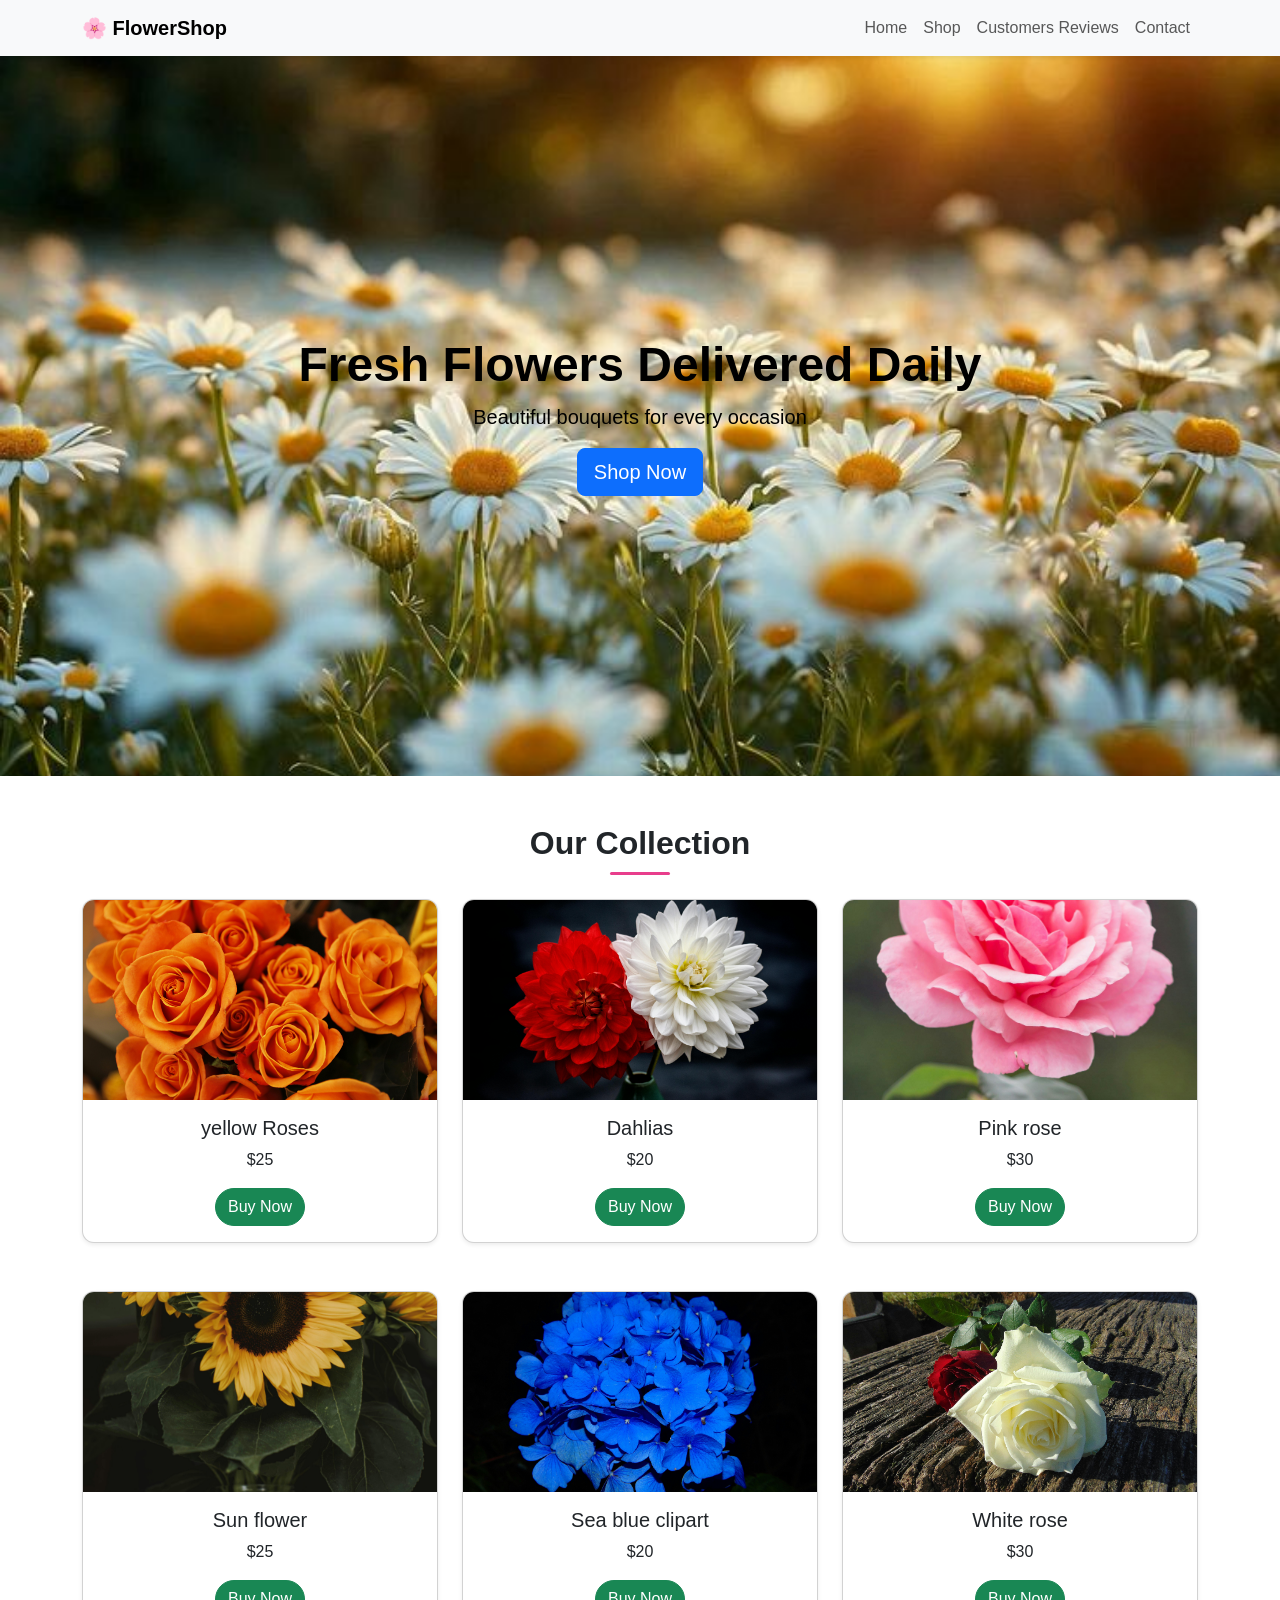
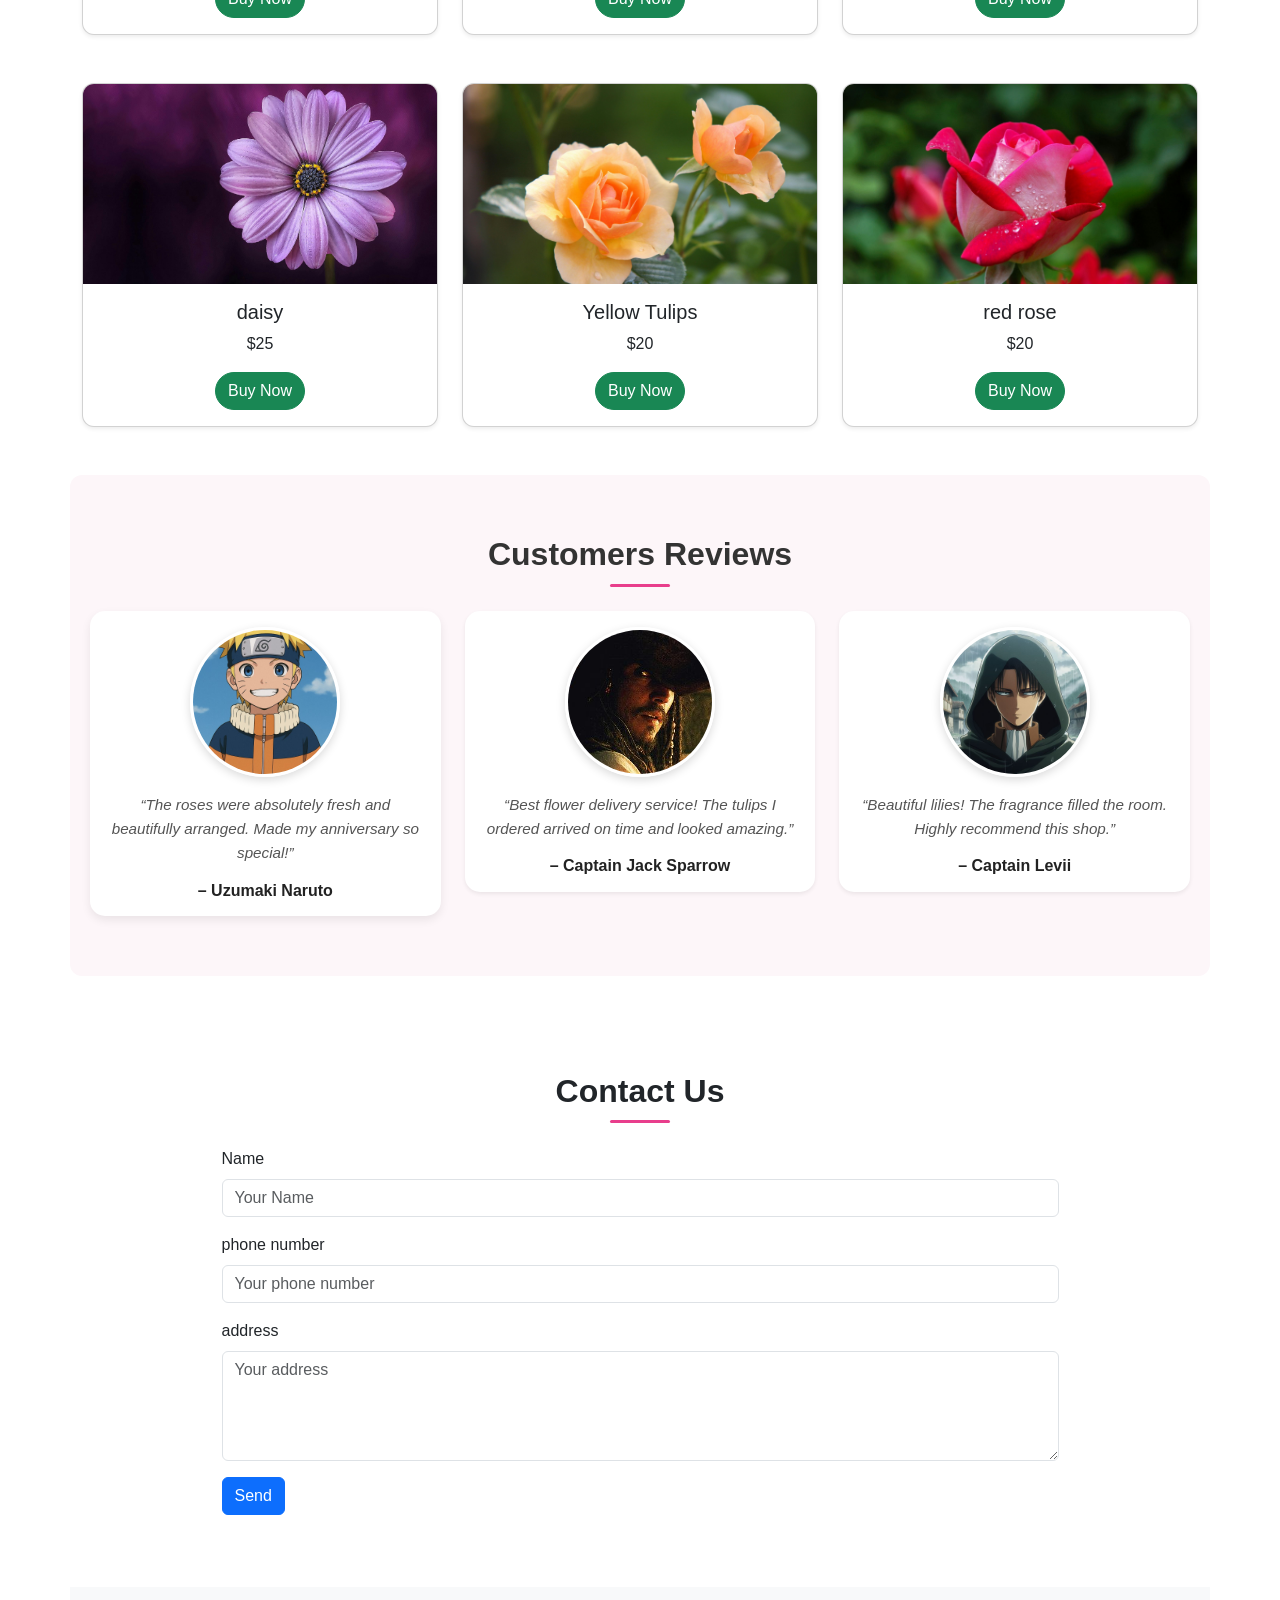
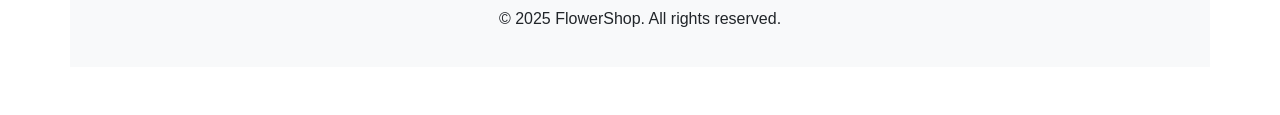
<file: index.html>
<!DOCTYPE html>
<html lang="en">
<head>
  <meta charset="UTF-8">
  <meta name="viewport" content="width=device-width, initial-scale=1">
  <title>Flower Shop</title>
  
  <link href="https://cdn.jsdelivr.net/npm/bootstrap@5.3.3/dist/css/bootstrap.min.css" rel="stylesheet">
  <style>
    body {
      font-family: Arial, sans-serif;
    }
    .hero {
      background: url("download\ \(4\).jpeg") no-repeat center center/cover;
      height: 80vh;
      color: rgb(0, 0, 0);
      display: flex;
      align-items: center;
      justify-content: center;
      text-align: center;
    }
    .hero h1 {
      font-size: 3rem;
      font-weight: bold;
    }
    .card img {
      height: 200px;
      object-fit: cover;
    }
    footer {
      background: #f8f9fa;
      padding: 20px 0;
      text-align: center;
      margin-top: 40px;
    }
    
.navbar .nav-link {
  position: relative;
  transition: color 0.3s ease;
}
.navbar .nav-link:hover {
  color: #e83e8c; 
}
.navbar .nav-link::after {
  content: "";
  position: absolute;
  width: 0%;
  height: 2px;
  bottom: 0;
  left: 0;
  background-color: #e83e8c;
  transition: width 0.3s ease;
}
.navbar .nav-link:hover::after {
  width: 100%;
}

.hero .btn {
  transition: all 0.3s ease-in-out;
}
.hero .btn:hover {
  transform: scale(1.05);
  background-color: #e83e8c;
  border-color: #e83e8c;
}


.card {
  transition: transform 0.4s ease, box-shadow 0.4s ease;
  border-radius: 10px;
  overflow: hidden;
}
.card:hover {
  transform: translateY(-10px) scale(1.03);
  box-shadow: 0px 8px 20px rgba(0, 0, 0, 0.15);
}

.card img {
  transition: transform 0.5s ease;
}
.card:hover img {
  transform: scale(1.1);
}

.card .btn {
  transition: background-color 0.3s ease, transform 0.3s ease;
}
.card .btn:hover {
  background-color: #e83e8c;
  border-color: #e83e8c;
  transform: scale(1.05);
}


form .form-control:focus {
  border-color: #e83e8c;
  box-shadow: 0 0 6px rgba(232, 62, 140, 0.5);
}

.card {
  transition: all 0.4s ease;
  border-radius: 12px;
  overflow: hidden;
  position: relative;
}
.card:hover {
  transform: translateY(-12px) scale(1.03);
  box-shadow: 0 12px 30px rgba(232, 62, 140, 0.3); 
  background: linear-gradient(145deg, #ffffff, #fff0f7);
}


.card img {
  transition: transform 0.5s ease;
}
.card:hover img {
  transform: scale(1.08);
}


.card .btn {
  transition: all 0.3s ease;
  border-radius: 50px;
}
.card .btn:hover {
  background-color: #3906c5;
  border-color: #220ec0;
  color: #fff;
  transform: scale(1.05);
  box-shadow: 0 8px 20px rgba(232, 62, 140, 0.4);
}


.hero .btn:hover {
  transform: scale(1.07);
  box-shadow: 0 10px 25px rgba(232, 62, 140, 0.5);
}


form .form-control:focus {
  border-color: #2c11b0;
  box-shadow: 0 0 10px rgba(232, 62, 140, 0.4);
}


#testimonials {
  background: #f9f9f9;
  padding: 60px 20px;
  border-radius: 12px;
}

#testimonials h2 {
  font-weight: bold;
  margin-bottom: 40px;
  color: #333;
}

#testimonials .card {
  border: none;
  border-radius: 15px;
  background: #fff;
  padding: 25px;
  transition: all 0.4s ease;
  box-shadow: 0 4px 10px rgba(0,0,0,0.08);
}

#testimonials .card:hover {
  transform: translateY(-10px);
  box-shadow: 0 12px 30px rgba(0,0,0,0.15);
}

#testimonials img {
  border-radius: 50%;
  border: 4px solid #fff;
  box-shadow: 0 4px 12px rgba(0,0,0,0.1);
  margin-bottom: 15px;
  transition: transform 0.3s ease;
}

#testimonials .card:hover img {
  transform: scale(1.1);
}

#testimonials p {
  color: #555;
  font-style: italic;
  font-size: 0.95rem;
  margin-bottom: 15px;
  line-height: 1.6;
}

#testimonials h6 {
  font-weight: 600;
  color: #222;
  margin: 0;
}

#testimonials img {
  width: 150px;
  height: 150px;
  object-fit: cover;
  border-radius: 50%;
  border: 3px solid #fff;
  box-shadow: 0 3px 10px rgba(0,0,0,0.15);
  margin-bottom: 15px;
  transition: transform 0.3s ease;
}

#testimonials .card:hover img {
  transform: scale(1.05);
}
#testimonials {
  background: #fdf6f9; 
  padding: 60px 20px;
  text-align: center;
}

#testimonials h2 {
  font-size: 2rem;
  font-weight: bold;
  color: #333;
  margin-bottom: 40px;
  position: relative;
}

#testimonials h2::after {
  content: "";
  width: 60px;
  height: 3px;
  background: #e83e8c;
  display: block;
  margin: 10px auto 0;
  border-radius: 3px;
}


.testimonial {
  background: #fff;
  border-radius: 15px;
  padding: 25px 20px;
  margin: 15px;
  display: inline-block;
  max-width: 320px;
  vertical-align: top;
  box-shadow: 0 4px 12px rgba(0,0,0,0.08);
  transition: all 0.4s ease;
}

.testimonial:hover {
  transform: translateY(-8px);
  box-shadow: 0 10px 25px rgba(0,0,0,0.15);
}

.testimonial img {
  width: 70px;
  height: 70px;
  object-fit: cover;
  border-radius: 50%;
  border: 3px solid #e83e8c;
  margin-bottom: 15px;
  transition: transform 0.3s ease;
}

.testimonial:hover img {
  transform: scale(1.1);
}

.testimonial p {
  font-style: italic;
  color: #555;
  font-size: 0.95rem;
  line-height: 1.5;
  margin-bottom: 10px;
}

.testimonial h6 {
  font-weight: 600;
  color: #222;
  margin: 0;
}
#contact h2::after {
  content: "";
  width: 60px;
  height: 3px;
  background: #e83e8c;
  display: block;
  margin: 10px auto 0;
  border-radius: 3px;
}
#shop h2::after {
  content: "";
  width: 60px;
  height: 3px;
  background: #e83e8c;
  display: block;
  margin: 10px auto 0;
  border-radius: 3px;
}




  </style>
</head>
<body>

  <nav class="navbar navbar-expand-lg navbar-light bg-light shadow-sm">
    <div class="container">
      <a class="navbar-brand fw-bold" href="#">🌸 FlowerShop</a>
      <button class="navbar-toggler" type="button" data-bs-toggle="collapse" data-bs-target="#navbarNav">
        <span class="navbar-toggler-icon"></span>
      </button>
      <div class="collapse navbar-collapse" id="navbarNav">
        <ul class="navbar-nav ms-auto">
          <li class="nav-item"><a class="nav-link" href="#home">Home</a></li>
          <li class="nav-item"><a class="nav-link" href="#shop">Shop</a></li>
          <li class="nav-item"><a class="nav-link" href="#testimonials">Customers Reviews</a></li>
          <li class="nav-item"><a class="nav-link" href="#contact">Contact</a></li>
        </ul>
      </div>
    </div>
  </nav>

  <section class="hero" id="home">
    <div>
      <h1>Fresh Flowers Delivered Daily</h1>
      <p class="lead">Beautiful bouquets for every occasion</p>
      <a href="#shop" class="btn btn-primary btn-lg">Shop Now</a>
    </div>
  </section>

  <section class="container my-5" id="shop">
    <h2 class="text-center mb-4 fw-bold">Our Collection</h2>
    <div class="row g-4">
      <div class="col-md-4">
        <div class="card shadow-sm">
          <img src="pexels-jeff-wang-146059-462402.jpg" class="card-img-top" alt="Roses">
          <div class="card-body text-center">
            <h5 class="card-title">yellow Roses</h5>
            <p class="card-text">$25</p>
            <a href="#" class="btn btn-success">Buy Now</a>
          </div>
        </div>
      </div>
      <div class="col-md-4">
        <div class="card shadow-sm">
          <img src="pexels-john-289283-1369068.jpg"class="card-img-top" alt="Tulips">
          <div class="card-body text-center">
            <h5 class="card-title">Dahlias</h5>
            <p class="card-text">$20</p>
            <a href="#" class="btn btn-success">Buy Now</a>
          </div>
        </div>
      </div>
      <div class="col-md-4">
        <div class="card shadow-sm">
          <img src="pexels-jonaskakaroto-736230.jpg" class="card-img-top" alt="Lilies">
          <div class="card-body text-center">
            <h5 class="card-title">Pink rose</h5>
            <p class="card-text">$30</p>
            <a href="#" class="btn btn-success">Buy Now</a>
          </div>
        </div>
      </div>
    </div>
  </section>
    <section class="container my-5" id="shop">
    <div class="row g-4">
      <div class="col-md-4">
        <div class="card shadow-sm">
          <img src="pexels-lilartsy-1390433.jpg"class="card-img-top" alt="Roses">
          <div class="card-body text-center">
            <h5 class="card-title">Sun flower</h5>
            <p class="card-text">$25</p>
            <a href="#" class="btn btn-success">Buy Now</a>
          </div>
        </div>
      </div>
      <div class="col-md-4">
        <div class="card shadow-sm">
          <img src="pexels-pixabay-53135.jpg"class="card-img-top" alt="Lilies">
          <div class="card-body text-center">
            <h5 class="card-title">Sea blue clipart</h5>
            <p class="card-text">$20</p>
            <a href="#" class="btn btn-success">Buy Now</a>
          </div>
        </div>
      </div>
      <div class="col-md-4">
        <div class="card shadow-sm">
          <img src="pexels-pixabay-236259.jpg"class="card-img-top" alt="Lilies">
          <div class="card-body text-center">
            <h5 class="card-title">White rose</h5>
            <p class="card-text">$30</p>
            <a href="#" class="btn btn-success">Buy Now</a>
          </div>
        </div>
      </div>
    </div>
  </section>

  
  <section class="container my-5" id="shop">
    <div class="row g-4">
      <div class="col-md-4">
        <div class="card shadow-sm " >
          <img src="pexels-pixabay-36753.jpg "class="card-img-top" alt="Roses">
          <div class="card-body text-center">
            <h5 class="card-title"> daisy</h5>
            <p class="card-text">$25</p>
            <a href="#" class="btn btn-success">Buy Now</a>
          </div>
        </div>
      </div>
      <div class="col-md-4">
        <div class="card shadow-sm">
          <img src="pexels-pixabay-39517.jpg"  class="card-img-top"  alt="Tulips">
          <div class="card-body text-center">
            <h5 class="card-title">Yellow Tulips</h5>
            <p class="card-text">$20</p>
            <a href="#" class="btn btn-success">Buy Now</a>
          </div>
        </div>
      </div>
         <div class="col-md-4">
        <div class="card shadow-sm">
          <img src="pexels-pixabay-56866.jpg" class="card-img-top" alt="Tulips">
          <div class="card-body text-center">
            <h5 class="card-title">red rose</h5>
            <p class="card-text">$20</p>
            <a href="#" class="btn btn-success">Buy Now</a>
          </div>
        </div>
      </div>
  
 
<section class="container my-5" id="testimonials">
  <h2 class="text-center mb-4"> Customers Reviews</h2>
  <div class="row g-4">
    <div class="col-md-4">
      <div class="card p-3 text-center">
        <img src="Naruto (1).jpeg" 
             class="rounded-circle mx-auto mb-3" width="80" height="80" alt="Customer 1">
        <p class="fst-italic">“The roses were absolutely fresh and beautifully arranged. Made my anniversary so special!”</p>
        <h6 class="fw-bold">– Uzumaki Naruto</h6>
      </div>
    </div>
    <div class="col-md-4">
      <div class="card shadow-sm p-3 text-center">
        <img src="WhatsApp Image 2025-09-26 at 21.27.16_7077740e.jpg"
             class="rounded-circle mx-auto mb-3" width="80" height="80" alt="Customer 2">
        <p class="fst-italic">“Best flower delivery service! The tulips I ordered arrived on time and looked amazing.”</p>
        <h6 class="fw-bold">– Captain Jack Sparrow</h6>
      </div>
    </div>
    <div class="col-md-4">
      <div class="card shadow-sm p-3 text-center">
    <div>    <img src="levi ackerman.jpeg" 
             class="rounded-circle mx-auto mb-3" width="80" height="80" alt="Customer 3"></div>
        <p class="fst-italic">“Beautiful lilies! The fragrance filled the room. Highly recommend this shop.”</p>
        <h6 class="fw-bold">– Captain Levii</h6>
      </div>
    </div>
  </div>
</section>


  
  <section class="container my-5" id="contact">
    <h2 class="text-center mb-4 fw-bold">Contact Us</h2>
    <form class="w-75 mx-auto">
      <div class="mb-3">
        <label class="form-label">Name</label>
        <input type="text" class="form-control" placeholder="Your Name">
      </div>
      <div class="mb-3">
        <label class="form-label">phone number</label>
        <input type="email" class="form-control" placeholder="Your phone number">
      </div>
      <div class="mb-3">
        <label class="form-label">address</label>
        <textarea class="form-control" rows="4" placeholder="Your address"></textarea>
      </div>
      <button type="submit" class="btn btn-primary">Send</button>
    </form>
  </section>
  <footer>
    <p>&copy; 2025 FlowerShop. All rights reserved.</p>
  </footer>

  <script src="https://cdn.jsdelivr.net/npm/bootstrap@5.3.3/dist/js/bootstrap.bundle.min.js"></script>
</body>
</html>
</file>
